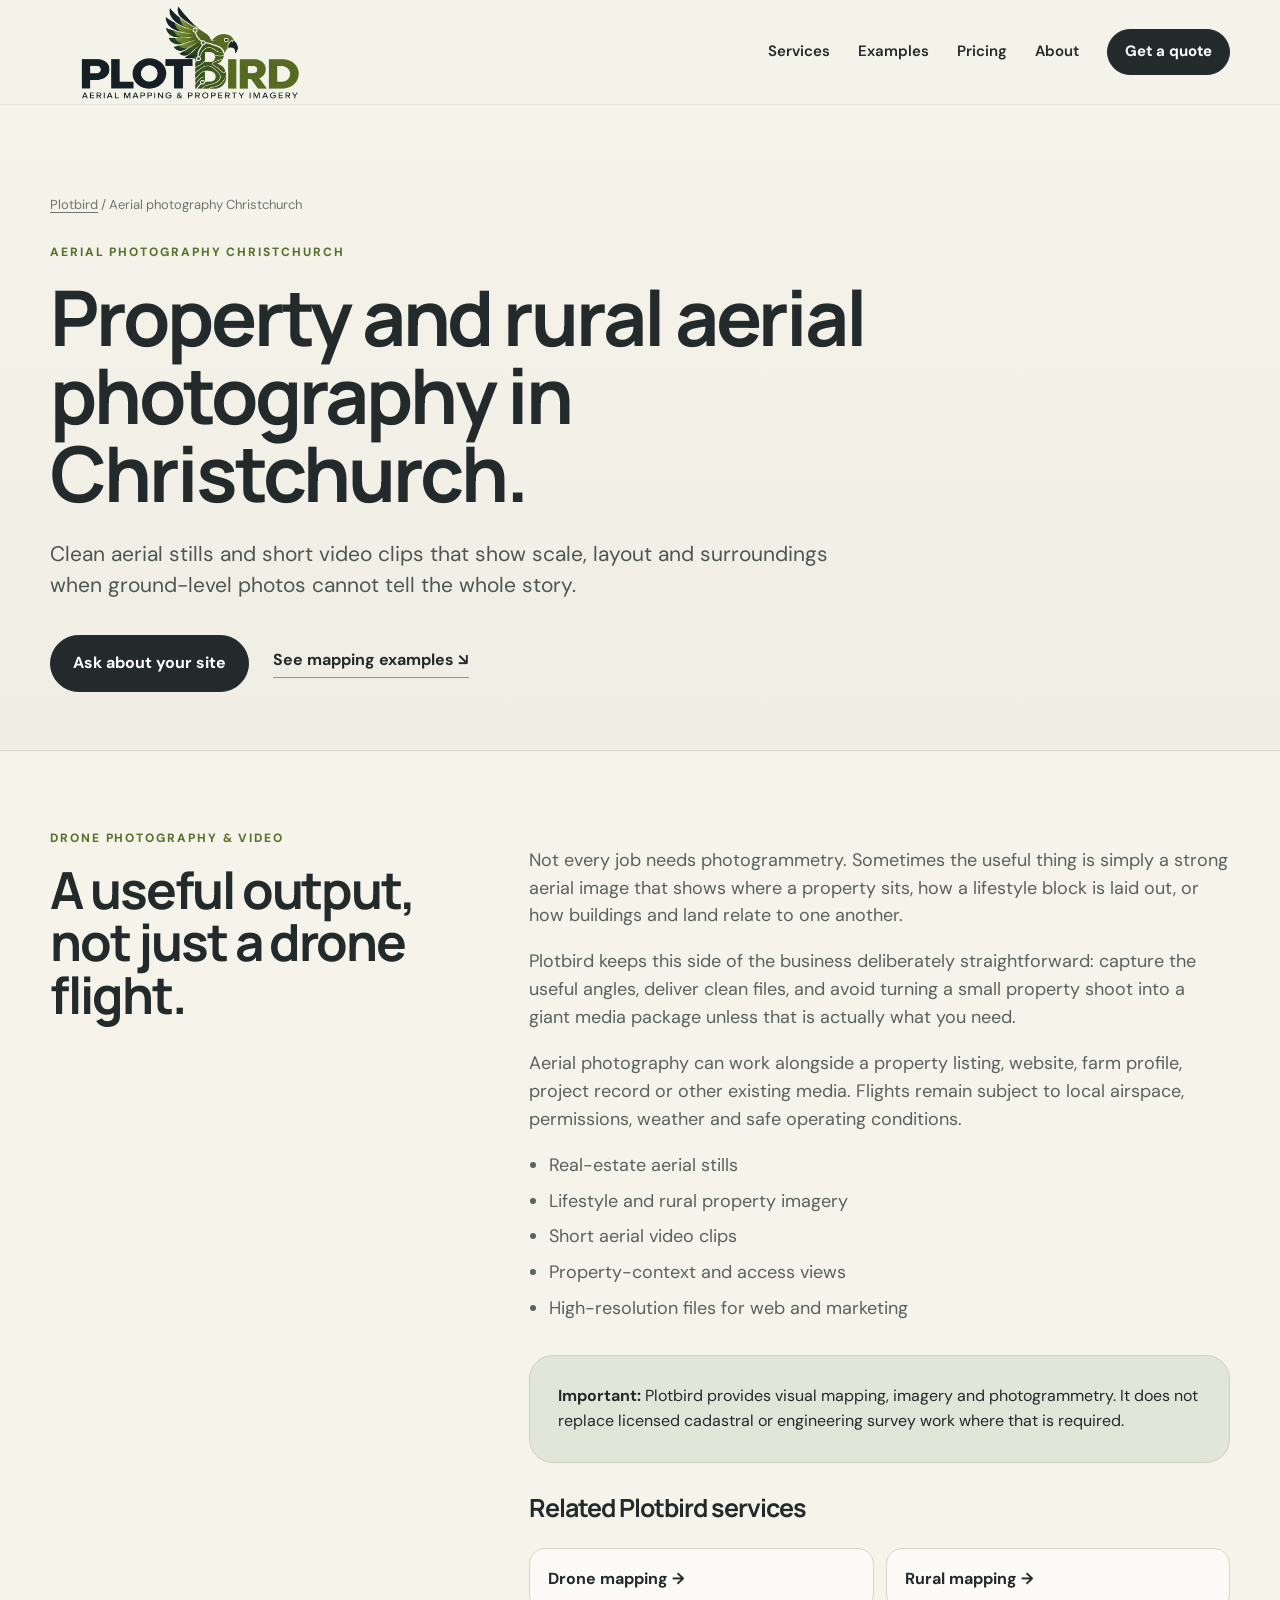
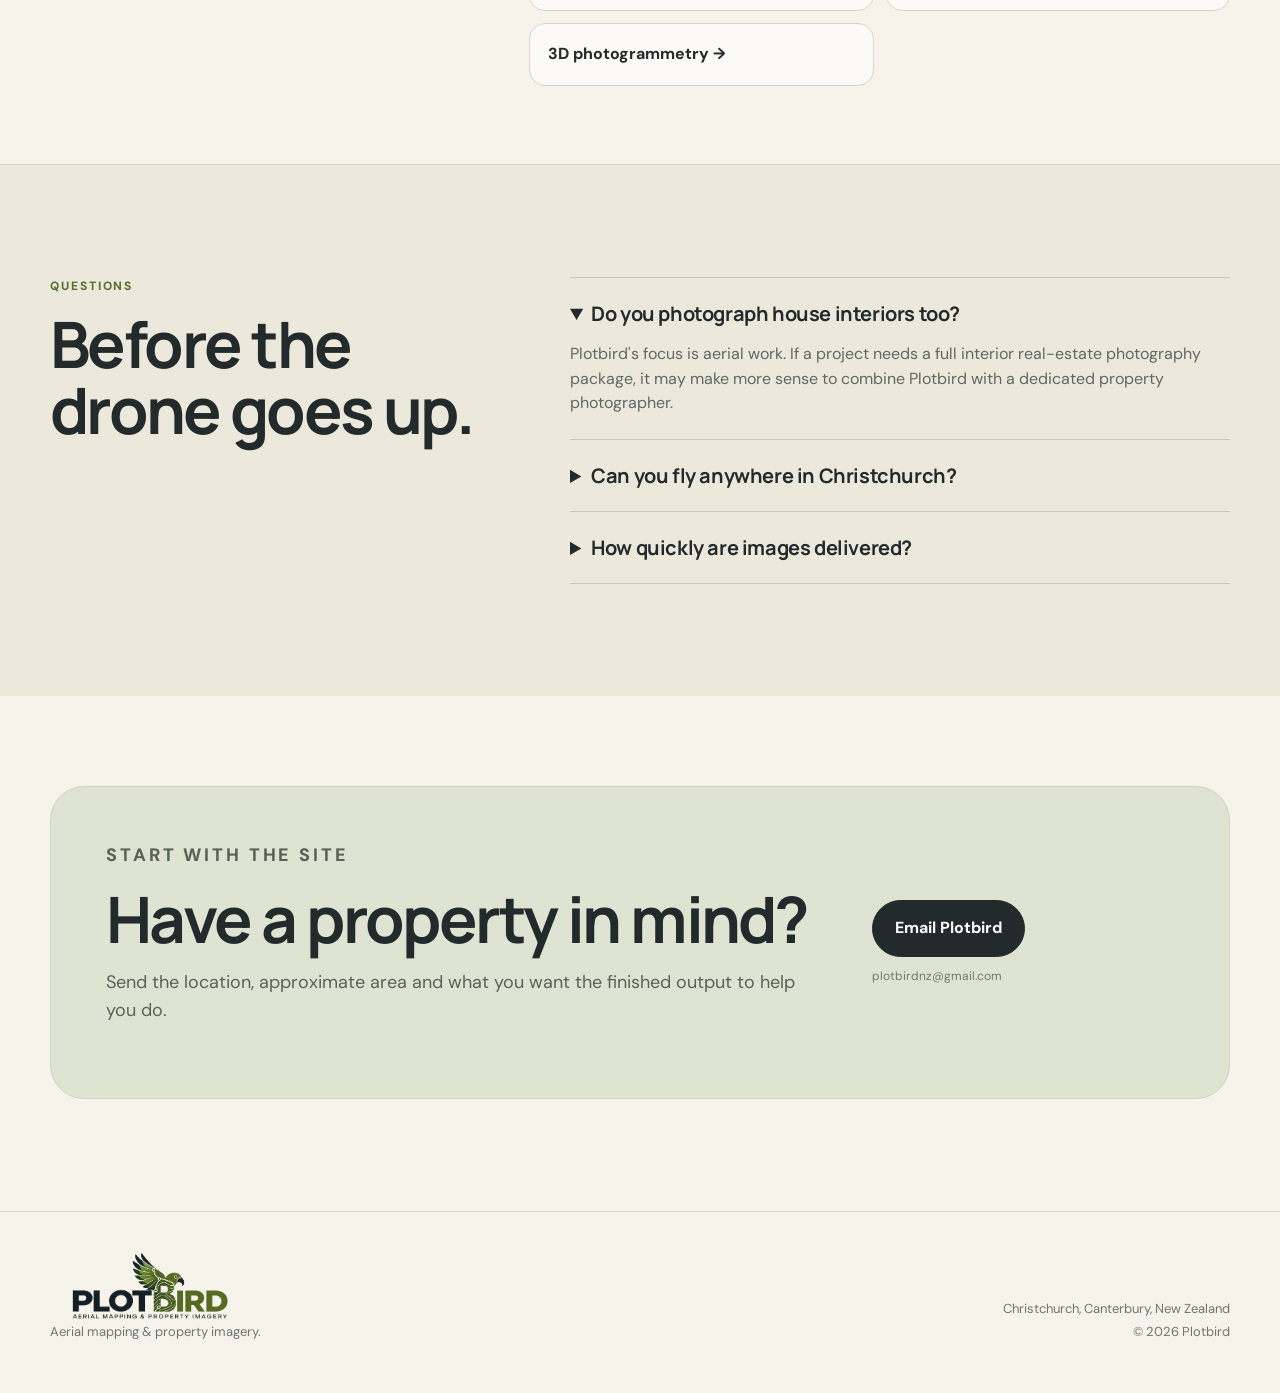
<file: aerial-photography-christchurch/index.html>
<!doctype html>
<html lang="en">
<head>
  <meta charset="utf-8" />
  <meta name="viewport" content="width=device-width, initial-scale=1" />
  <title>Aerial Photography Christchurch | Property & Rural Drone Images | Plotbird</title>
  <meta name="description" content="Aerial drone photography and short video for Christchurch and Canterbury properties, rural land, listings and small commercial projects." />
  <link rel="canonical" href="https://plotbird.co.nz/aerial-photography-christchurch/" />
  <link rel="icon" href="../favicon.svg" type="image/svg+xml" />
  <link rel="preconnect" href="https://fonts.googleapis.com">
  <link rel="preconnect" href="https://fonts.gstatic.com" crossorigin>
  <link href="https://fonts.googleapis.com/css2?family=DM+Sans:wght@400;500;600;700&family=Manrope:wght@600;700;800&display=swap" rel="stylesheet">
  <link rel="stylesheet" href="../styles.css" />
  <script type="application/ld+json">
  {
    "@context":"https://schema.org",
    "@type":"Service",
    "name":"Property and rural aerial photography in Christchurch.",
    "description":"Aerial drone photography and short video for Christchurch and Canterbury properties, rural land, listings and small commercial projects.",
    "areaServed":[{"@type":"City","name":"Christchurch"},{"@type":"AdministrativeArea","name":"Canterbury"}],
    "provider":{"@type":"ProfessionalService","name":"Plotbird","url":"https://plotbird.co.nz/","email":"plotbirdnz@gmail.com"}
  }
  </script>
</head>
<body>
<header class="site-header">
  <div class="wrap nav-wrap">
    <a class="brand" href="../" aria-label="Plotbird home"><img src="../assets/plotbird-logo.png" alt="Plotbird — aerial mapping and property imagery" /></a>
    <nav class="nav" aria-label="Main navigation">
      <a href="../#services">Services</a><a href="../#examples">Examples</a><a href="../#pricing">Pricing</a><a href="../#about">About</a><a href="../#contact" class="button button-small">Get a quote</a>
    </nav>
    <button class="menu-button" aria-expanded="false" aria-label="Open menu">Menu</button>
  </div>
</header>
<main>
  <section class="content-hero">
    <div class="wrap">
      <div class="breadcrumbs"><a href="../">Plotbird</a> / Aerial photography Christchurch</div>
      <p class="eyebrow">Aerial photography Christchurch</p>
      <h1>Property and rural aerial photography in Christchurch.</h1>
      <p class="hero-lead">Clean aerial stills and short video clips that show scale, layout and surroundings when ground-level photos cannot tell the whole story.</p>
      <div class="hero-actions"><a class="button" href="../#contact">Ask about your site</a><a class="text-link" href="../#examples">See mapping examples ↘</a></div>
    </div>
  </section>
  <section class="content-section">
    <div class="wrap content-grid">
      <div><p class="eyebrow">Drone photography & video</p><h2>A useful output, not just a drone flight.</h2></div>
      <div class="content-copy">
        <p>Not every job needs photogrammetry. Sometimes the useful thing is simply a strong aerial image that shows where a property sits, how a lifestyle block is laid out, or how buildings and land relate to one another.</p>
    <p>Plotbird keeps this side of the business deliberately straightforward: capture the useful angles, deliver clean files, and avoid turning a small property shoot into a giant media package unless that is actually what you need.</p>
    <p>Aerial photography can work alongside a property listing, website, farm profile, project record or other existing media. Flights remain subject to local airspace, permissions, weather and safe operating conditions.</p>
        <ul><li>Real-estate aerial stills</li><li>Lifestyle and rural property imagery</li><li>Short aerial video clips</li><li>Property-context and access views</li><li>High-resolution files for web and marketing</li></ul>
        <div class="callout"><strong>Important:</strong> Plotbird provides visual mapping, imagery and photogrammetry. It does not replace licensed cadastral or engineering survey work where that is required.</div>
        <h3>Related Plotbird services</h3><div class="service-links"><a href="../drone-mapping-christchurch/">Drone mapping →</a><a href="../farm-drone-mapping-canterbury/">Rural mapping →</a><a href="../photogrammetry-christchurch/">3D photogrammetry →</a></div>
      </div>
    </div>
  </section>
  <section class="section faq-section">
    <div class="wrap faq-grid">
      <div><p class="eyebrow">Questions</p><h2>Before the drone goes up.</h2></div>
      <div class="faq-list"><details open><summary>Do you photograph house interiors too?</summary><p>Plotbird's focus is aerial work. If a project needs a full interior real-estate photography package, it may make more sense to combine Plotbird with a dedicated property photographer.</p></details><details><summary>Can you fly anywhere in Christchurch?</summary><p>No operator can simply fly anywhere without considering airspace and the applicable rules. Plotbird checks each proposed location and only confirms work that can be conducted appropriately.</p></details><details><summary>How quickly are images delivered?</summary><p>Turnaround depends on the job and editing required. For a simple stills job, the expected delivery timing is agreed before the flight.</p></details></div>
    </div>
  </section>
  <section class="section contact-section" id="contact">
    <div class="wrap contact-card">
      <div><p class="eyebrow">Start with the site</p><h2>Have a property in mind?</h2><p>Send the location, approximate area and what you want the finished output to help you do.</p></div>
      <div class="contact-actions"><a class="button" href="mailto:plotbirdnz@gmail.com?subject=Plotbird%20project%20enquiry">Email Plotbird</a><p class="contact-note">plotbirdnz@gmail.com</p></div>
    </div>
  </section>
</main>
<footer><div class="wrap footer-grid"><div class="footer-brand"><img src="../assets/plotbird-logo.png" alt="Plotbird" /><p>Aerial mapping & property imagery.</p></div><div class="footer-copy"><p>Christchurch, Canterbury, New Zealand</p><p>© <span id="year"></span> Plotbird</p></div></div></footer>
<script src="../script.js"></script>
</body>
</html>
</file>
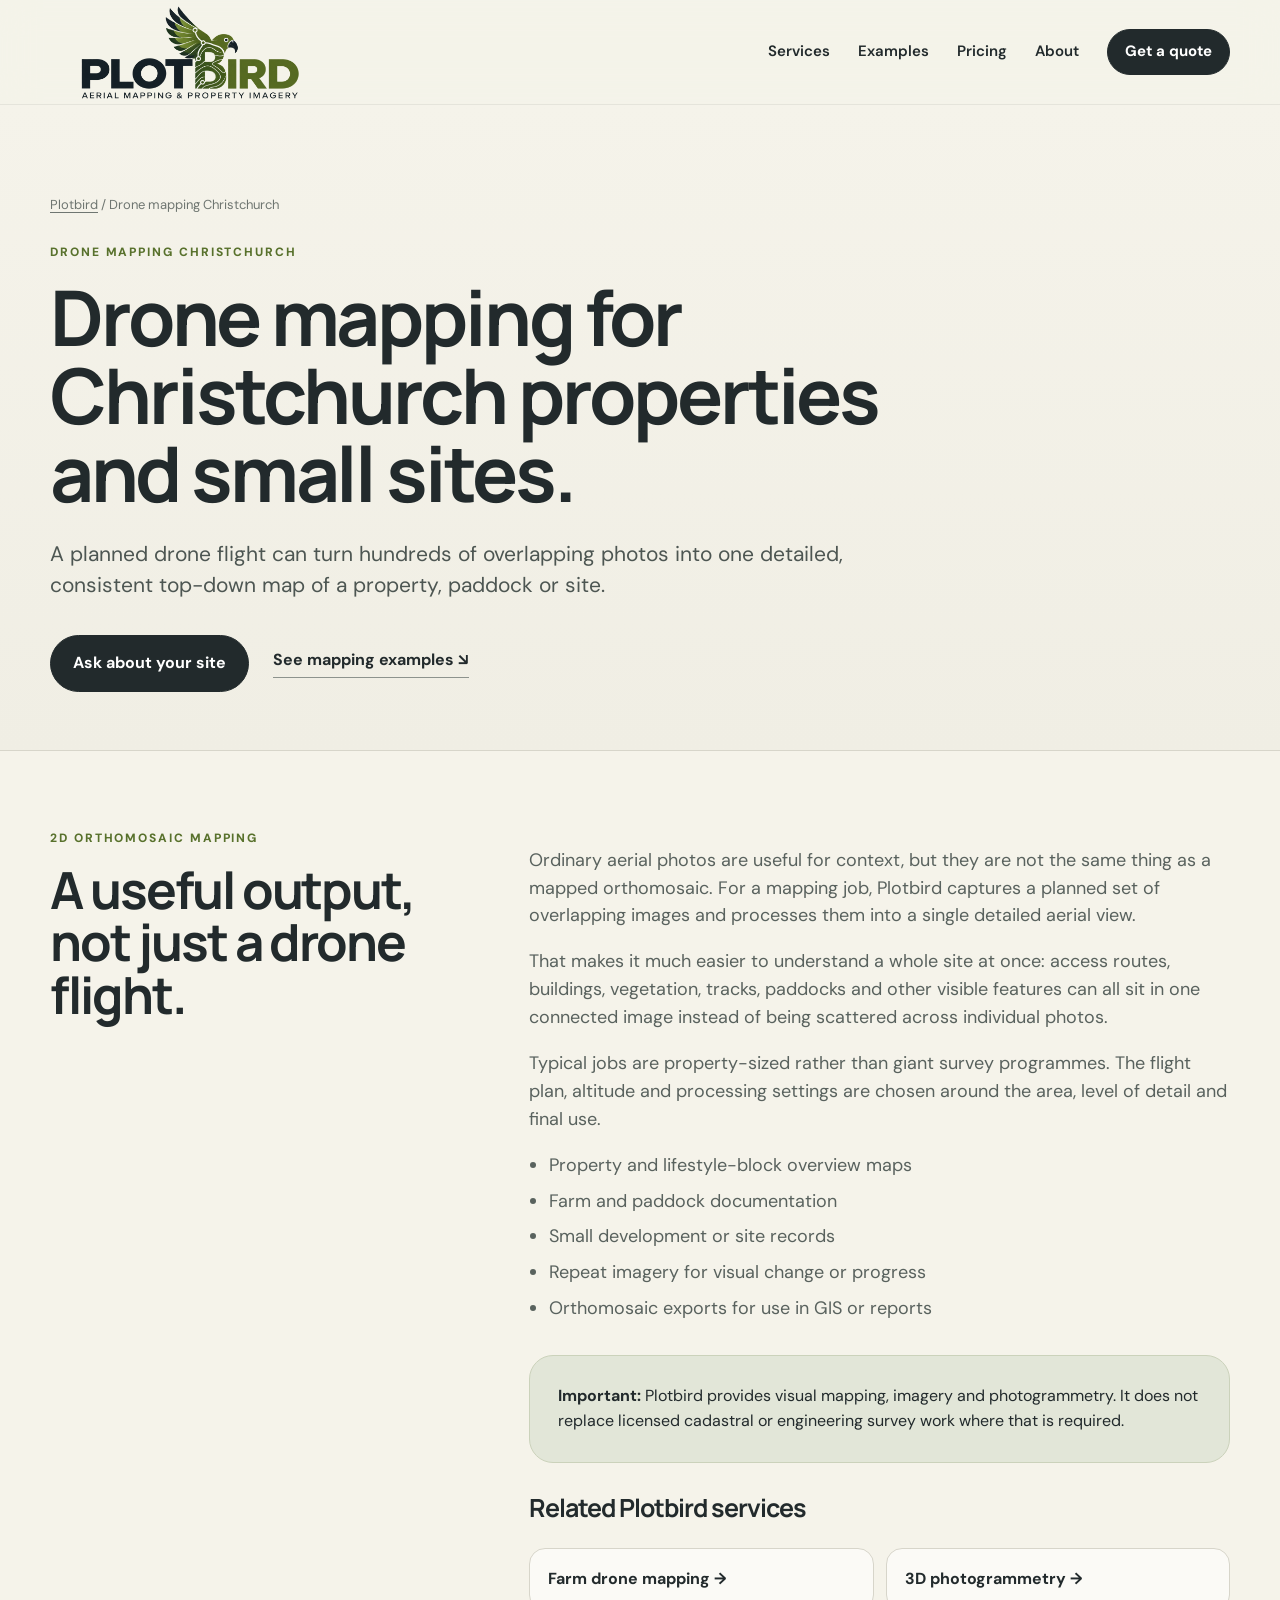
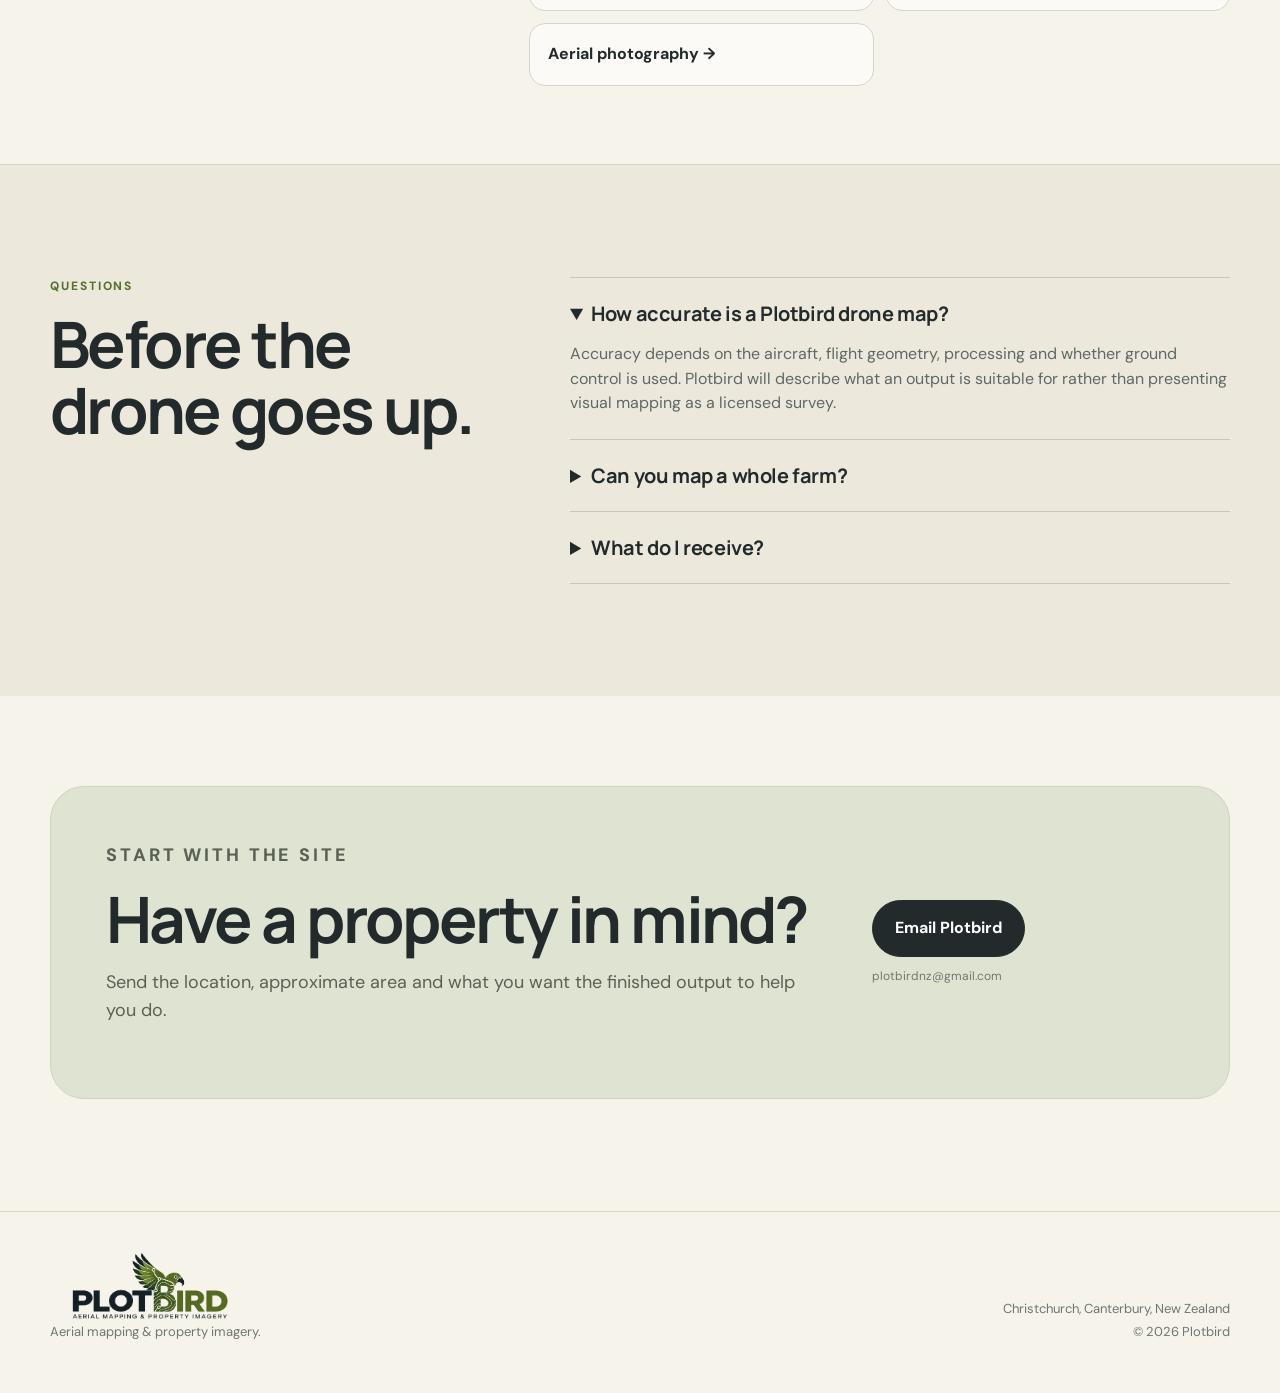
<file: drone-mapping-christchurch/index.html>
<!doctype html>
<html lang="en">
<head>
  <meta charset="utf-8" />
  <meta name="viewport" content="width=device-width, initial-scale=1" />
  <title>Drone Mapping Christchurch | Orthomosaics & Property Maps | Plotbird</title>
  <meta name="description" content="Drone mapping in Christchurch and Canterbury for properties, farms and small sites. High-overlap aerial capture processed into detailed orthomosaic maps." />
  <link rel="canonical" href="https://plotbird.co.nz/drone-mapping-christchurch/" />
  <link rel="icon" href="../favicon.svg" type="image/svg+xml" />
  <link rel="preconnect" href="https://fonts.googleapis.com">
  <link rel="preconnect" href="https://fonts.gstatic.com" crossorigin>
  <link href="https://fonts.googleapis.com/css2?family=DM+Sans:wght@400;500;600;700&family=Manrope:wght@600;700;800&display=swap" rel="stylesheet">
  <link rel="stylesheet" href="../styles.css" />
  <script type="application/ld+json">
  {
    "@context":"https://schema.org",
    "@type":"Service",
    "name":"Drone mapping for Christchurch properties and small sites.",
    "description":"Drone mapping in Christchurch and Canterbury for properties, farms and small sites. High-overlap aerial capture processed into detailed orthomosaic maps.",
    "areaServed":[{"@type":"City","name":"Christchurch"},{"@type":"AdministrativeArea","name":"Canterbury"}],
    "provider":{"@type":"ProfessionalService","name":"Plotbird","url":"https://plotbird.co.nz/","email":"plotbirdnz@gmail.com"}
  }
  </script>
</head>
<body>
<header class="site-header">
  <div class="wrap nav-wrap">
    <a class="brand" href="../" aria-label="Plotbird home"><img src="../assets/plotbird-logo.png" alt="Plotbird — aerial mapping and property imagery" /></a>
    <nav class="nav" aria-label="Main navigation">
      <a href="../#services">Services</a><a href="../#examples">Examples</a><a href="../#pricing">Pricing</a><a href="../#about">About</a><a href="../#contact" class="button button-small">Get a quote</a>
    </nav>
    <button class="menu-button" aria-expanded="false" aria-label="Open menu">Menu</button>
  </div>
</header>
<main>
  <section class="content-hero">
    <div class="wrap">
      <div class="breadcrumbs"><a href="../">Plotbird</a> / Drone mapping Christchurch</div>
      <p class="eyebrow">Drone mapping Christchurch</p>
      <h1>Drone mapping for Christchurch properties and small sites.</h1>
      <p class="hero-lead">A planned drone flight can turn hundreds of overlapping photos into one detailed, consistent top-down map of a property, paddock or site.</p>
      <div class="hero-actions"><a class="button" href="../#contact">Ask about your site</a><a class="text-link" href="../#examples">See mapping examples ↘</a></div>
    </div>
  </section>
  <section class="content-section">
    <div class="wrap content-grid">
      <div><p class="eyebrow">2D orthomosaic mapping</p><h2>A useful output, not just a drone flight.</h2></div>
      <div class="content-copy">
        <p>Ordinary aerial photos are useful for context, but they are not the same thing as a mapped orthomosaic. For a mapping job, Plotbird captures a planned set of overlapping images and processes them into a single detailed aerial view.</p>
    <p>That makes it much easier to understand a whole site at once: access routes, buildings, vegetation, tracks, paddocks and other visible features can all sit in one connected image instead of being scattered across individual photos.</p>
    <p>Typical jobs are property-sized rather than giant survey programmes. The flight plan, altitude and processing settings are chosen around the area, level of detail and final use.</p>
        <ul><li>Property and lifestyle-block overview maps</li><li>Farm and paddock documentation</li><li>Small development or site records</li><li>Repeat imagery for visual change or progress</li><li>Orthomosaic exports for use in GIS or reports</li></ul>
        <div class="callout"><strong>Important:</strong> Plotbird provides visual mapping, imagery and photogrammetry. It does not replace licensed cadastral or engineering survey work where that is required.</div>
        <h3>Related Plotbird services</h3><div class="service-links"><a href="../farm-drone-mapping-canterbury/">Farm drone mapping →</a><a href="../photogrammetry-christchurch/">3D photogrammetry →</a><a href="../aerial-photography-christchurch/">Aerial photography →</a></div>
      </div>
    </div>
  </section>
  <section class="section faq-section">
    <div class="wrap faq-grid">
      <div><p class="eyebrow">Questions</p><h2>Before the drone goes up.</h2></div>
      <div class="faq-list"><details open><summary>How accurate is a Plotbird drone map?</summary><p>Accuracy depends on the aircraft, flight geometry, processing and whether ground control is used. Plotbird will describe what an output is suitable for rather than presenting visual mapping as a licensed survey.</p></details><details><summary>Can you map a whole farm?</summary><p>Potentially, yes, depending on the farm size, airspace, terrain and the resolution required. Large areas may be better split into multiple missions or scoped at a higher altitude.</p></details><details><summary>What do I receive?</summary><p>The exact deliverables are agreed first. A typical mapping job can include a high-resolution orthomosaic image and, where useful, mapped overlays or GIS-ready exports.</p></details></div>
    </div>
  </section>
  <section class="section contact-section" id="contact">
    <div class="wrap contact-card">
      <div><p class="eyebrow">Start with the site</p><h2>Have a property in mind?</h2><p>Send the location, approximate area and what you want the finished output to help you do.</p></div>
      <div class="contact-actions"><a class="button" href="mailto:plotbirdnz@gmail.com?subject=Plotbird%20project%20enquiry">Email Plotbird</a><p class="contact-note">plotbirdnz@gmail.com</p></div>
    </div>
  </section>
</main>
<footer><div class="wrap footer-grid"><div class="footer-brand"><img src="../assets/plotbird-logo.png" alt="Plotbird" /><p>Aerial mapping & property imagery.</p></div><div class="footer-copy"><p>Christchurch, Canterbury, New Zealand</p><p>© <span id="year"></span> Plotbird</p></div></div></footer>
<script src="../script.js"></script>
</body>
</html>
</file>
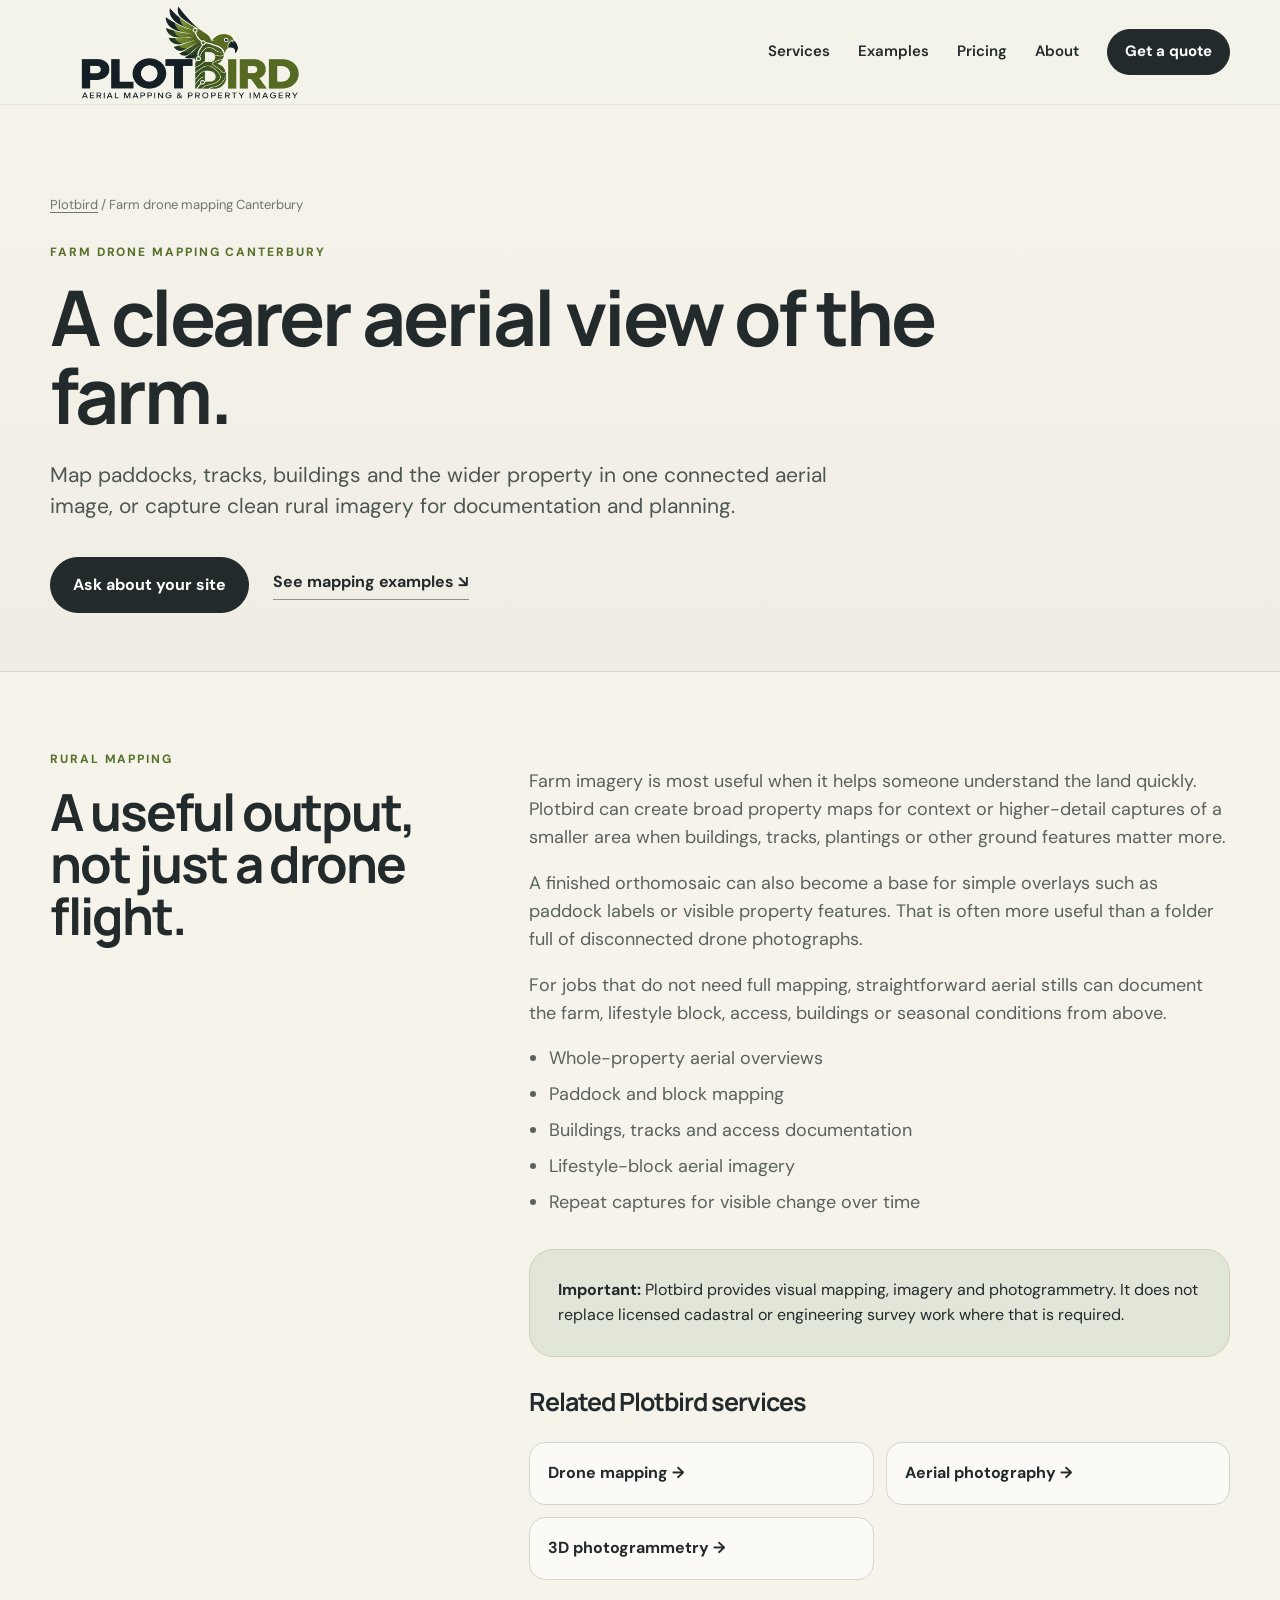
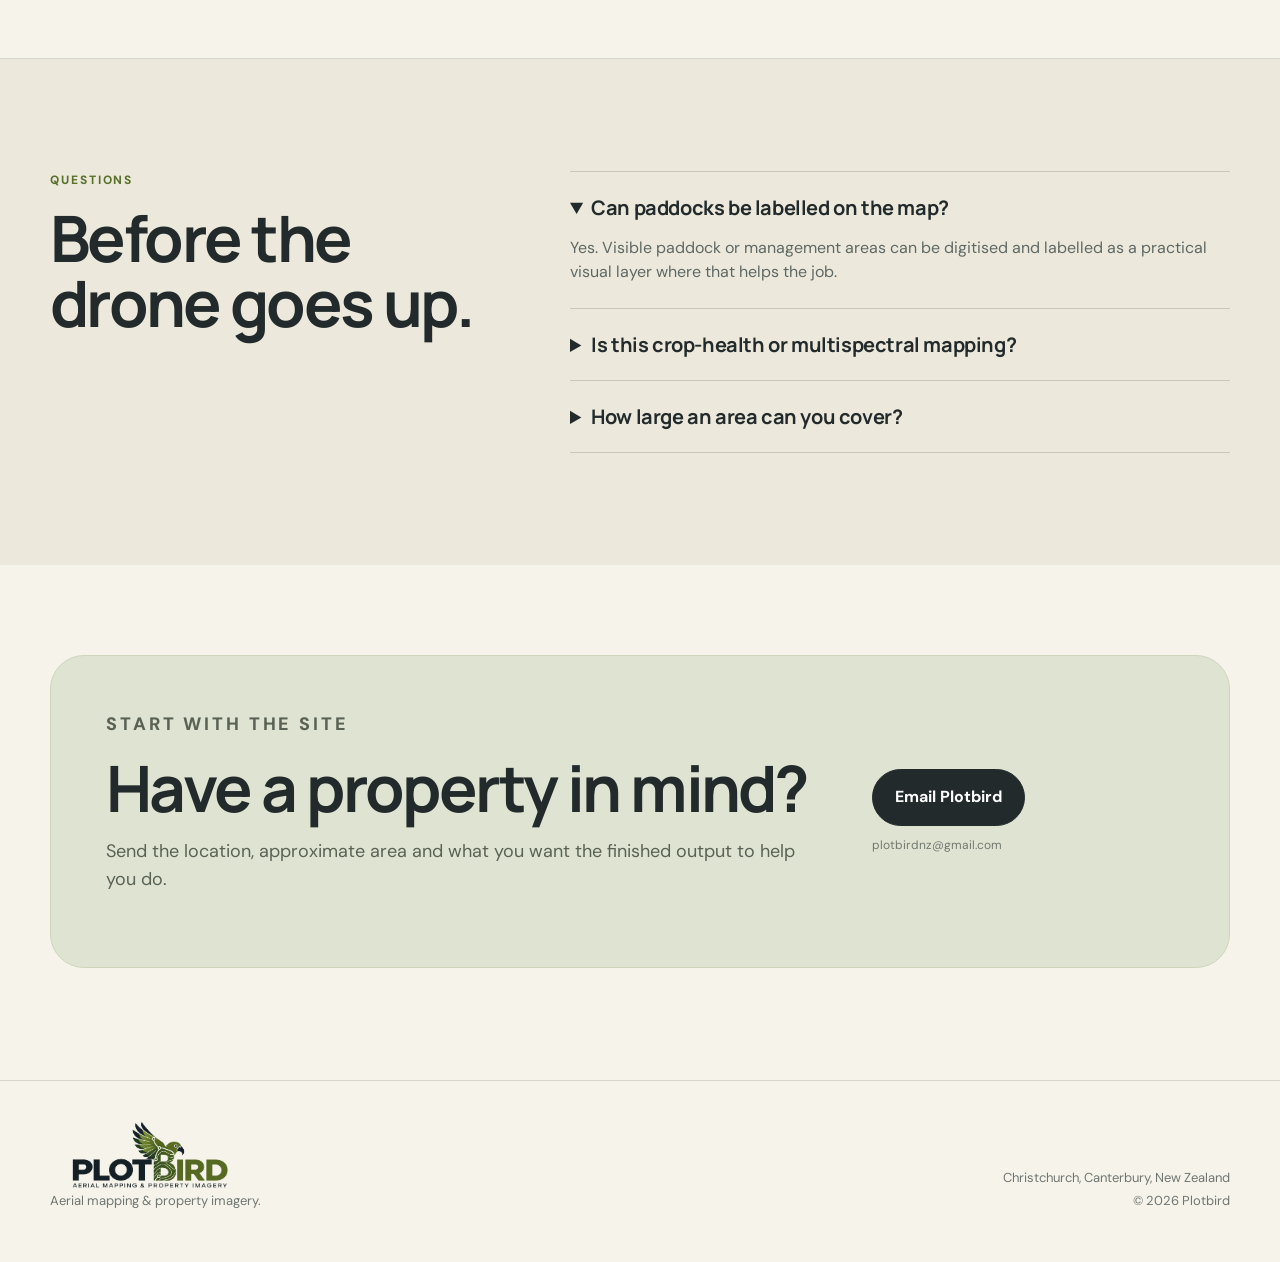
<file: farm-drone-mapping-canterbury/index.html>
<!doctype html>
<html lang="en">
<head>
  <meta charset="utf-8" />
  <meta name="viewport" content="width=device-width, initial-scale=1" />
  <title>Farm Drone Mapping Canterbury | Rural Aerial Maps & Imagery | Plotbird</title>
  <meta name="description" content="Farm and rural drone mapping across Canterbury. Property-wide orthomosaics, paddock documentation and useful aerial imagery for farms and lifestyle blocks." />
  <link rel="canonical" href="https://plotbird.co.nz/farm-drone-mapping-canterbury/" />
  <link rel="icon" href="../favicon.svg" type="image/svg+xml" />
  <link rel="preconnect" href="https://fonts.googleapis.com">
  <link rel="preconnect" href="https://fonts.gstatic.com" crossorigin>
  <link href="https://fonts.googleapis.com/css2?family=DM+Sans:wght@400;500;600;700&family=Manrope:wght@600;700;800&display=swap" rel="stylesheet">
  <link rel="stylesheet" href="../styles.css" />
  <script type="application/ld+json">
  {
    "@context":"https://schema.org",
    "@type":"Service",
    "name":"A clearer aerial view of the farm.",
    "description":"Farm and rural drone mapping across Canterbury. Property-wide orthomosaics, paddock documentation and useful aerial imagery for farms and lifestyle blocks.",
    "areaServed":[{"@type":"City","name":"Christchurch"},{"@type":"AdministrativeArea","name":"Canterbury"}],
    "provider":{"@type":"ProfessionalService","name":"Plotbird","url":"https://plotbird.co.nz/","email":"plotbirdnz@gmail.com"}
  }
  </script>
</head>
<body>
<header class="site-header">
  <div class="wrap nav-wrap">
    <a class="brand" href="../" aria-label="Plotbird home"><img src="../assets/plotbird-logo.png" alt="Plotbird — aerial mapping and property imagery" /></a>
    <nav class="nav" aria-label="Main navigation">
      <a href="../#services">Services</a><a href="../#examples">Examples</a><a href="../#pricing">Pricing</a><a href="../#about">About</a><a href="../#contact" class="button button-small">Get a quote</a>
    </nav>
    <button class="menu-button" aria-expanded="false" aria-label="Open menu">Menu</button>
  </div>
</header>
<main>
  <section class="content-hero">
    <div class="wrap">
      <div class="breadcrumbs"><a href="../">Plotbird</a> / Farm drone mapping Canterbury</div>
      <p class="eyebrow">Farm drone mapping Canterbury</p>
      <h1>A clearer aerial view of the farm.</h1>
      <p class="hero-lead">Map paddocks, tracks, buildings and the wider property in one connected aerial image, or capture clean rural imagery for documentation and planning.</p>
      <div class="hero-actions"><a class="button" href="../#contact">Ask about your site</a><a class="text-link" href="../#examples">See mapping examples ↘</a></div>
    </div>
  </section>
  <section class="content-section">
    <div class="wrap content-grid">
      <div><p class="eyebrow">Rural mapping</p><h2>A useful output, not just a drone flight.</h2></div>
      <div class="content-copy">
        <p>Farm imagery is most useful when it helps someone understand the land quickly. Plotbird can create broad property maps for context or higher-detail captures of a smaller area when buildings, tracks, plantings or other ground features matter more.</p>
    <p>A finished orthomosaic can also become a base for simple overlays such as paddock labels or visible property features. That is often more useful than a folder full of disconnected drone photographs.</p>
    <p>For jobs that do not need full mapping, straightforward aerial stills can document the farm, lifestyle block, access, buildings or seasonal conditions from above.</p>
        <ul><li>Whole-property aerial overviews</li><li>Paddock and block mapping</li><li>Buildings, tracks and access documentation</li><li>Lifestyle-block aerial imagery</li><li>Repeat captures for visible change over time</li></ul>
        <div class="callout"><strong>Important:</strong> Plotbird provides visual mapping, imagery and photogrammetry. It does not replace licensed cadastral or engineering survey work where that is required.</div>
        <h3>Related Plotbird services</h3><div class="service-links"><a href="../drone-mapping-christchurch/">Drone mapping →</a><a href="../aerial-photography-christchurch/">Aerial photography →</a><a href="../photogrammetry-christchurch/">3D photogrammetry →</a></div>
      </div>
    </div>
  </section>
  <section class="section faq-section">
    <div class="wrap faq-grid">
      <div><p class="eyebrow">Questions</p><h2>Before the drone goes up.</h2></div>
      <div class="faq-list"><details open><summary>Can paddocks be labelled on the map?</summary><p>Yes. Visible paddock or management areas can be digitised and labelled as a practical visual layer where that helps the job.</p></details><details><summary>Is this crop-health or multispectral mapping?</summary><p>Not currently. Plotbird's core service uses standard RGB aerial imagery for visual mapping and documentation rather than specialist multispectral agronomy analysis.</p></details><details><summary>How large an area can you cover?</summary><p>It depends on the required ground detail, local airspace and practical battery or access constraints. The job is scoped around the useful output rather than promising a fixed hectare limit.</p></details></div>
    </div>
  </section>
  <section class="section contact-section" id="contact">
    <div class="wrap contact-card">
      <div><p class="eyebrow">Start with the site</p><h2>Have a property in mind?</h2><p>Send the location, approximate area and what you want the finished output to help you do.</p></div>
      <div class="contact-actions"><a class="button" href="mailto:plotbirdnz@gmail.com?subject=Plotbird%20project%20enquiry">Email Plotbird</a><p class="contact-note">plotbirdnz@gmail.com</p></div>
    </div>
  </section>
</main>
<footer><div class="wrap footer-grid"><div class="footer-brand"><img src="../assets/plotbird-logo.png" alt="Plotbird" /><p>Aerial mapping & property imagery.</p></div><div class="footer-copy"><p>Christchurch, Canterbury, New Zealand</p><p>© <span id="year"></span> Plotbird</p></div></div></footer>
<script src="../script.js"></script>
</body>
</html>
</file>
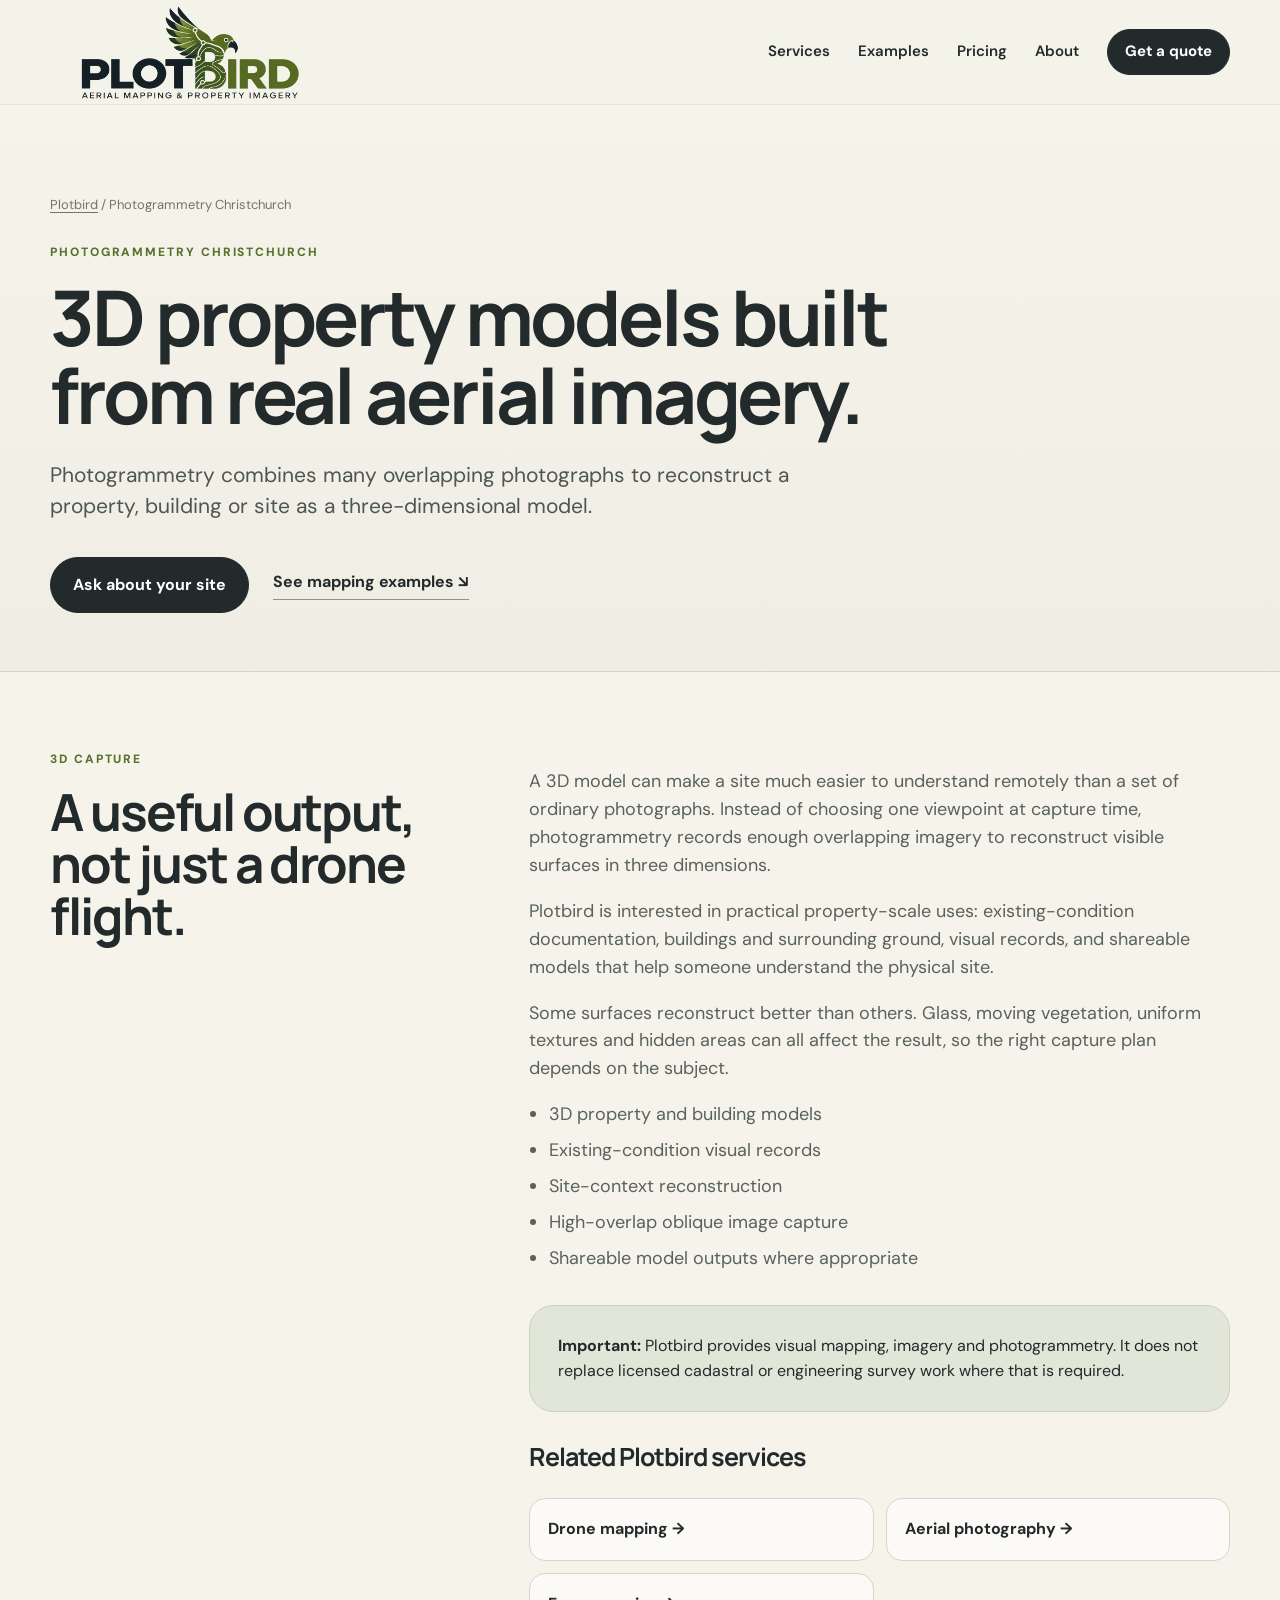
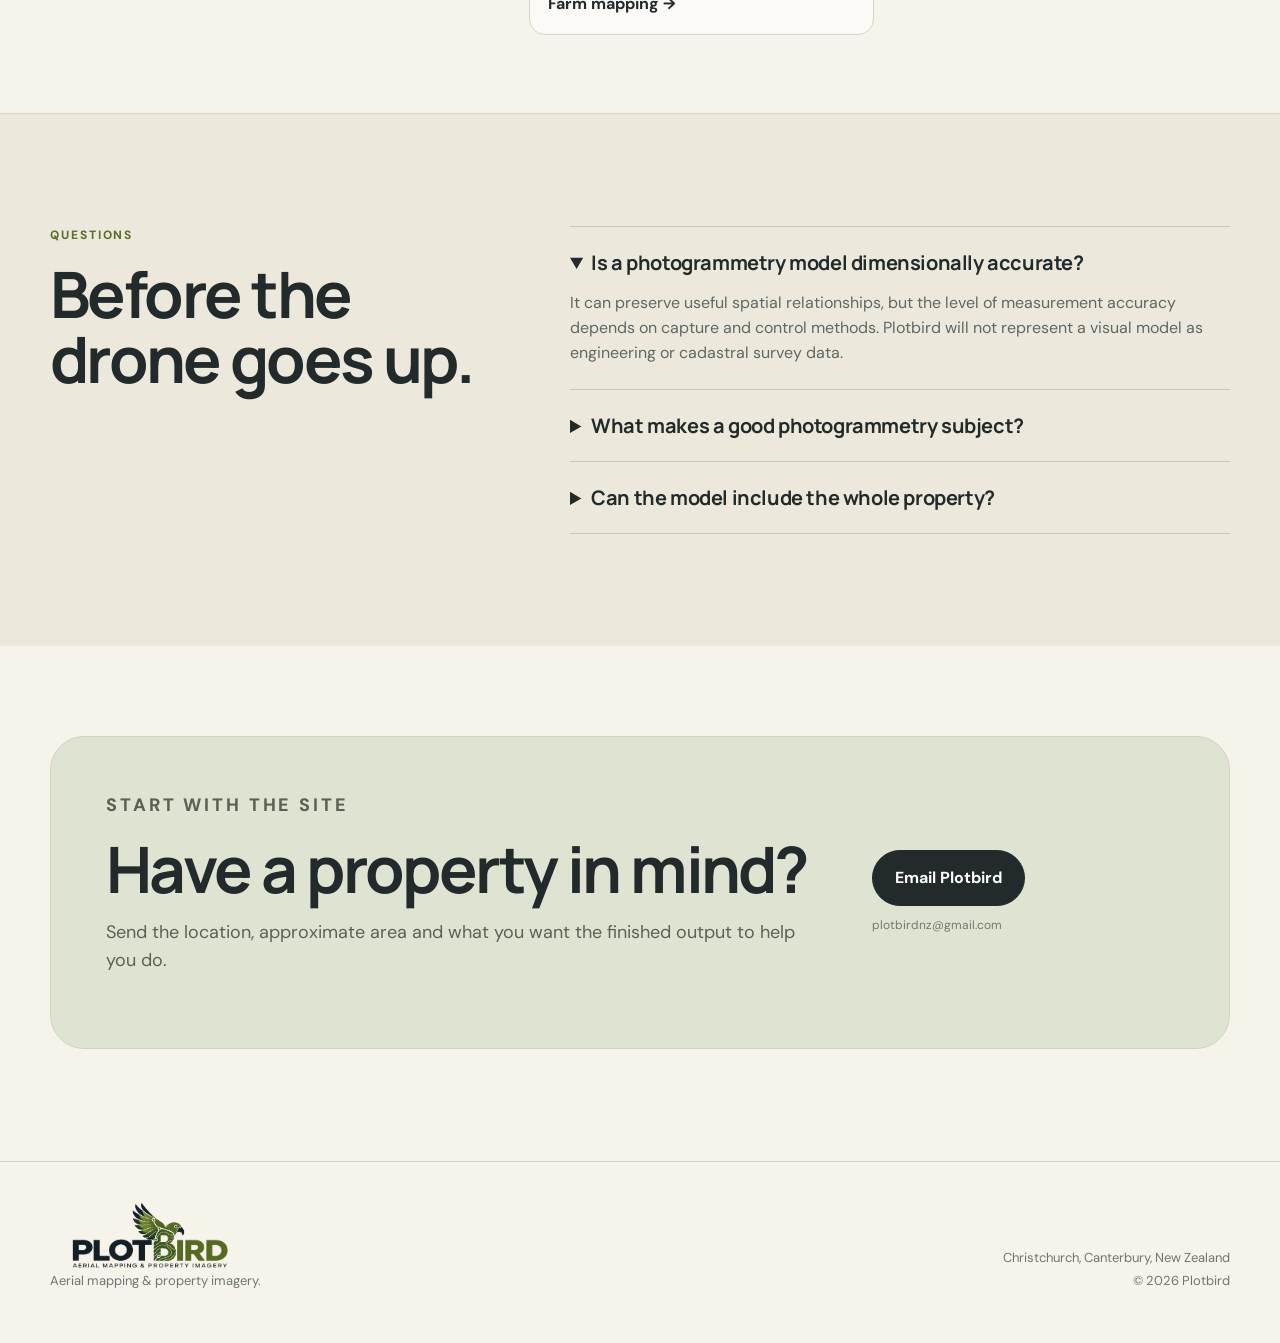
<file: photogrammetry-christchurch/index.html>
<!doctype html>
<html lang="en">
<head>
  <meta charset="utf-8" />
  <meta name="viewport" content="width=device-width, initial-scale=1" />
  <title>Drone Photogrammetry Christchurch | 3D Property Models | Plotbird</title>
  <meta name="description" content="Drone photogrammetry and 3D property models in Christchurch and Canterbury for buildings, sites and visual existing-condition documentation." />
  <link rel="canonical" href="https://plotbird.co.nz/photogrammetry-christchurch/" />
  <link rel="icon" href="../favicon.svg" type="image/svg+xml" />
  <link rel="preconnect" href="https://fonts.googleapis.com">
  <link rel="preconnect" href="https://fonts.gstatic.com" crossorigin>
  <link href="https://fonts.googleapis.com/css2?family=DM+Sans:wght@400;500;600;700&family=Manrope:wght@600;700;800&display=swap" rel="stylesheet">
  <link rel="stylesheet" href="../styles.css" />
  <script type="application/ld+json">
  {
    "@context":"https://schema.org",
    "@type":"Service",
    "name":"3D property models built from real aerial imagery.",
    "description":"Drone photogrammetry and 3D property models in Christchurch and Canterbury for buildings, sites and visual existing-condition documentation.",
    "areaServed":[{"@type":"City","name":"Christchurch"},{"@type":"AdministrativeArea","name":"Canterbury"}],
    "provider":{"@type":"ProfessionalService","name":"Plotbird","url":"https://plotbird.co.nz/","email":"plotbirdnz@gmail.com"}
  }
  </script>
</head>
<body>
<header class="site-header">
  <div class="wrap nav-wrap">
    <a class="brand" href="../" aria-label="Plotbird home"><img src="../assets/plotbird-logo.png" alt="Plotbird — aerial mapping and property imagery" /></a>
    <nav class="nav" aria-label="Main navigation">
      <a href="../#services">Services</a><a href="../#examples">Examples</a><a href="../#pricing">Pricing</a><a href="../#about">About</a><a href="../#contact" class="button button-small">Get a quote</a>
    </nav>
    <button class="menu-button" aria-expanded="false" aria-label="Open menu">Menu</button>
  </div>
</header>
<main>
  <section class="content-hero">
    <div class="wrap">
      <div class="breadcrumbs"><a href="../">Plotbird</a> / Photogrammetry Christchurch</div>
      <p class="eyebrow">Photogrammetry Christchurch</p>
      <h1>3D property models built from real aerial imagery.</h1>
      <p class="hero-lead">Photogrammetry combines many overlapping photographs to reconstruct a property, building or site as a three-dimensional model.</p>
      <div class="hero-actions"><a class="button" href="../#contact">Ask about your site</a><a class="text-link" href="../#examples">See mapping examples ↘</a></div>
    </div>
  </section>
  <section class="content-section">
    <div class="wrap content-grid">
      <div><p class="eyebrow">3D capture</p><h2>A useful output, not just a drone flight.</h2></div>
      <div class="content-copy">
        <p>A 3D model can make a site much easier to understand remotely than a set of ordinary photographs. Instead of choosing one viewpoint at capture time, photogrammetry records enough overlapping imagery to reconstruct visible surfaces in three dimensions.</p>
    <p>Plotbird is interested in practical property-scale uses: existing-condition documentation, buildings and surrounding ground, visual records, and shareable models that help someone understand the physical site.</p>
    <p>Some surfaces reconstruct better than others. Glass, moving vegetation, uniform textures and hidden areas can all affect the result, so the right capture plan depends on the subject.</p>
        <ul><li>3D property and building models</li><li>Existing-condition visual records</li><li>Site-context reconstruction</li><li>High-overlap oblique image capture</li><li>Shareable model outputs where appropriate</li></ul>
        <div class="callout"><strong>Important:</strong> Plotbird provides visual mapping, imagery and photogrammetry. It does not replace licensed cadastral or engineering survey work where that is required.</div>
        <h3>Related Plotbird services</h3><div class="service-links"><a href="../drone-mapping-christchurch/">Drone mapping →</a><a href="../aerial-photography-christchurch/">Aerial photography →</a><a href="../farm-drone-mapping-canterbury/">Farm mapping →</a></div>
      </div>
    </div>
  </section>
  <section class="section faq-section">
    <div class="wrap faq-grid">
      <div><p class="eyebrow">Questions</p><h2>Before the drone goes up.</h2></div>
      <div class="faq-list"><details open><summary>Is a photogrammetry model dimensionally accurate?</summary><p>It can preserve useful spatial relationships, but the level of measurement accuracy depends on capture and control methods. Plotbird will not represent a visual model as engineering or cadastral survey data.</p></details><details><summary>What makes a good photogrammetry subject?</summary><p>Buildings, textured ground and clearly visible surfaces generally reconstruct well. Reflective glass, water, moving trees and hidden geometry can be more difficult.</p></details><details><summary>Can the model include the whole property?</summary><p>Yes where the property size, airspace and subject suit the method. Larger or more complex sites may need multiple capture passes.</p></details></div>
    </div>
  </section>
  <section class="section contact-section" id="contact">
    <div class="wrap contact-card">
      <div><p class="eyebrow">Start with the site</p><h2>Have a property in mind?</h2><p>Send the location, approximate area and what you want the finished output to help you do.</p></div>
      <div class="contact-actions"><a class="button" href="mailto:plotbirdnz@gmail.com?subject=Plotbird%20project%20enquiry">Email Plotbird</a><p class="contact-note">plotbirdnz@gmail.com</p></div>
    </div>
  </section>
</main>
<footer><div class="wrap footer-grid"><div class="footer-brand"><img src="../assets/plotbird-logo.png" alt="Plotbird" /><p>Aerial mapping & property imagery.</p></div><div class="footer-copy"><p>Christchurch, Canterbury, New Zealand</p><p>© <span id="year"></span> Plotbird</p></div></div></footer>
<script src="../script.js"></script>
</body>
</html>
</file>
<file: styles.css>
:root {
  --cream: #f5f3ea;
  --cream-2: #ece9dc;
  --paper: #fbfaf6;
  --ink: #222a2c;
  --ink-2: #303a38;
  --muted: #69716d;
  --green: #58712c;
  --green-2: #74894c;
  --green-pale: #d9dfca;
  --line: #d7d5ca;
  --radius: 26px;
}
*{box-sizing:border-box}
html{scroll-behavior:smooth}
body{margin:0;background:var(--cream);color:var(--ink);font-family:"DM Sans",system-ui,-apple-system,BlinkMacSystemFont,"Segoe UI",sans-serif;line-height:1.55}
img,svg{max-width:100%;display:block}
a{color:inherit;text-decoration:none}
.wrap{width:min(1180px,calc(100% - 40px));margin:0 auto}
.site-header{position:sticky;top:0;z-index:40;background:rgba(245,243,234,.91);backdrop-filter:blur(18px);border-bottom:1px solid rgba(42,52,50,.08)}
.nav-wrap{height:104px;display:flex;align-items:center;justify-content:space-between;gap:32px}
.brand{width:280px;height:104px;display:flex;align-items:center;overflow:visible}
.brand img{width:280px;height:auto;display:block}
.nav{display:flex;align-items:center;gap:28px;font-size:15px;font-weight:600}
.nav>a:not(.button){position:relative}
.nav>a:not(.button)::after{content:"";position:absolute;left:0;right:100%;bottom:-6px;height:2px;background:var(--green);transition:.2s ease}
.nav>a:not(.button):hover::after{right:0}
.menu-button{display:none;background:none;border:0;font:inherit;font-weight:700;color:var(--ink)}
.button{display:inline-flex;align-items:center;justify-content:center;background:var(--ink);color:white;border:1px solid var(--ink);padding:15px 22px;border-radius:999px;font-weight:700;transition:transform .18s ease,background .18s ease}
.button:hover{transform:translateY(-2px);background:#11191a}
.button-small{padding:10px 17px}
.hero{position:relative;overflow:hidden;padding:102px 0 80px;background:linear-gradient(180deg,var(--cream) 0%,#f0eee4 100%)}
.hero-grid{display:grid;grid-template-columns:.93fr 1.07fr;gap:65px;align-items:center;position:relative;z-index:2}
.eyebrow{text-transform:uppercase;letter-spacing:.16em;font-size:12px;font-weight:800;color:var(--green);margin:0 0 16px}
h1,h2,h3{font-family:"Manrope",sans-serif;letter-spacing:-.04em;line-height:1.02;margin-top:0}
h1{font-size:clamp(54px,7vw,92px);max-width:650px;margin-bottom:26px}
h2{font-size:clamp(40px,5vw,64px);margin-bottom:22px}
h3{font-size:25px;margin-bottom:12px}
.hero-lead{font-size:21px;line-height:1.48;color:#4d5652;max-width:620px;margin:0 0 34px}
.hero-actions{display:flex;align-items:center;gap:24px;flex-wrap:wrap}
.text-link{font-weight:700;border-bottom:1px solid #8d938d;padding-bottom:4px}.text-link span{display:inline-block;margin-left:7px}
.hero-notes{display:flex;gap:9px;flex-wrap:wrap;margin-top:38px}
.hero-notes span,.trust-tags span{border:1px solid #c5c8bd;border-radius:999px;padding:7px 12px;font-size:13px;font-weight:700;color:#4b554f;background:rgba(255,255,255,.35)}
.hero-visual{position:relative}.map-card{position:relative;padding:16px;background:rgba(255,255,255,.65);border:1px solid rgba(40,50,46,.12);border-radius:34px;box-shadow:0 28px 90px rgba(44,50,45,.14);transform:rotate(1.2deg)}
.map-card svg{border-radius:23px}.map-badge{position:absolute;background:#20292a;color:#fff;border-radius:15px;padding:12px 14px;box-shadow:0 8px 30px rgba(0,0,0,.18);display:flex;flex-direction:column;line-height:1.18}.map-badge strong{font-family:"Manrope";font-size:18px}.map-badge span{font-size:11px;color:#cbd1cd;text-transform:uppercase;letter-spacing:.08em;margin-top:4px}.badge-top{right:-20px;top:64px}.badge-bottom{left:-20px;bottom:60px}.microcopy{font-size:11px;color:#7b817d;text-align:center;margin:14px 0 0}
.contours{position:absolute;border:1px solid rgba(88,113,44,.13);border-radius:48% 52% 45% 55%;transform:rotate(18deg)}.contours::before,.contours::after{content:"";position:absolute;border:1px solid rgba(88,113,44,.12);border-radius:49% 51% 47% 53%;inset:22px}.contours::after{inset:48px}.contours-one{width:430px;height:290px;left:-210px;top:40px}.contours-two{width:500px;height:350px;right:-200px;bottom:-80px;border-color:rgba(255,255,255,.08)}.contours-two::before,.contours-two::after{border-color:rgba(255,255,255,.08)}
.trust-strip{border-top:1px solid var(--line);border-bottom:1px solid var(--line);padding:22px 0;background:var(--paper)}.trust-grid{display:flex;align-items:center;justify-content:space-between;gap:20px}.trust-grid>p{margin:0;font-weight:700}.trust-tags{display:flex;gap:8px;flex-wrap:wrap}
.section{padding:112px 0}.section-heading{display:grid;grid-template-columns:1.05fr .75fr;gap:90px;align-items:end;margin-bottom:50px}.section-heading h2{margin-bottom:0}.section-heading>p{font-size:18px;color:#5f6864;margin:0 0 5px}
.service-grid{display:grid;grid-template-columns:repeat(2,1fr);gap:16px}.service-card{background:rgba(255,255,255,.5);border:1px solid var(--line);border-radius:var(--radius);padding:34px;min-height:355px;display:flex;flex-direction:column}.service-card.featured{background:var(--green);color:white;border-color:var(--green)}.service-number{font-family:"Manrope";font-weight:800;font-size:13px;letter-spacing:.15em;opacity:.6;margin-bottom:55px}.service-card p{font-size:17px;color:#5f6864;max-width:470px}.service-card.featured p{color:#e6eadc}.service-card ul{list-style:none;padding:0;margin:auto 0 0;border-top:1px solid rgba(72,80,75,.16);padding-top:18px}.service-card.featured ul{border-color:rgba(255,255,255,.22)}.service-card li{padding:5px 0;font-size:14px;font-weight:600}.service-card li::before{content:"↳";margin-right:8px;opacity:.6}
.dark-section{position:relative;overflow:hidden;background:var(--ink);color:white}.outcome-grid{display:grid;grid-template-columns:.85fr 1.15fr;gap:90px;position:relative;z-index:2}.eyebrow.light{color:#a9bc82}.dark-lead{font-size:19px;color:#bdc5c1;max-width:480px}.outcome-list{border-top:1px solid rgba(255,255,255,.15)}.outcome{display:grid;grid-template-columns:56px 1fr;gap:18px;padding:28px 0;border-bottom:1px solid rgba(255,255,255,.15)}.outcome>span{font-family:"Manrope";font-size:13px;letter-spacing:.12em;color:#97ab70}.outcome h3{font-size:22px;margin-bottom:8px}.outcome p{color:#b9c1bd;margin:0;max-width:570px}
.about-section{background:var(--paper)}.about-grid{display:grid;grid-template-columns:.7fr 1.3fr;gap:90px;align-items:center}.about-copy p:not(.eyebrow){font-size:19px;color:#5d6561;max-width:680px}.about-portrait{display:grid;place-items:center}.about-portrait img{width:min(100%,340px);height:auto;border-radius:24px;object-fit:cover;filter:drop-shadow(0 18px 40px rgba(34,42,44,.08))}.about-logo{margin-top:28px}.about-logo img{width:180px;height:auto;opacity:.7}
.contact-section{padding-top:90px}.contact-card{background:#dfe4d2;border:1px solid #ced5bc;border-radius:34px;padding:55px;display:grid;grid-template-columns:1.4fr .6fr;gap:60px;align-items:center}.contact-card h2{margin-bottom:16px}.contact-card p{font-size:18px;color:#596255;max-width:690px}.contact-actions{display:flex;flex-direction:column;align-items:flex-start;gap:10px}.contact-note{font-size:12px!important;color:#71786f!important;margin:0}
footer{padding:40px 0 48px;border-top:1px solid var(--line)}.footer-grid{display:flex;justify-content:space-between;align-items:flex-end;gap:30px}.footer-brand img{width:200px;height:auto;display:block}.footer-brand p,.footer-copy p{margin:3px 0;color:#707672;font-size:13px}.footer-copy{text-align:right}
@media(max-width:900px){.nav{display:none}.nav.open{position:absolute;display:flex;flex-direction:column;align-items:stretch;right:20px;top:74px;background:var(--paper);border:1px solid var(--line);border-radius:18px;padding:18px;box-shadow:0 18px 45px rgba(0,0,0,.12)}.menu-button{display:block}.hero{padding-top:70px}.hero-grid,.section-heading,.outcome-grid,.about-grid,.contact-card{grid-template-columns:1fr}.hero-grid{gap:55px}.section-heading,.outcome-grid,.about-grid,.contact-card{gap:38px}.section-heading{align-items:start}.outcome-grid{gap:55px}.about-portrait{order:2}.service-grid{grid-template-columns:1fr}.badge-top{right:-5px}.badge-bottom{left:-5px}.trust-grid{align-items:flex-start;flex-direction:column}.contact-card{padding:38px}}
@media(max-width:580px){.wrap{width:min(100% - 26px,1180px)}.site-header .wrap{width:calc(100% - 26px)}.nav-wrap{height:86px}.brand{width:180px;height:86px}.brand img{width:180px;height:auto}.hero{padding:55px 0 60px}h1{font-size:54px}.hero-lead{font-size:18px}.hero-actions{align-items:flex-start;flex-direction:column}.section{padding:78px 0}.service-card{padding:26px;min-height:330px}.map-card{padding:9px;border-radius:23px}.map-card svg{border-radius:16px}.map-badge{padding:9px 10px}.map-badge strong{font-size:14px}.map-badge span{font-size:9px}.about-portrait{display:none}.contact-card{padding:28px}.footer-grid{align-items:flex-start;flex-direction:column}.footer-copy{text-align:left}}

/* Real mapping examples */
.photo-card{overflow:visible;padding:12px;aspect-ratio:1.18/1;background:#fff}
.photo-card>img{width:100%;height:100%;object-fit:cover;border-radius:23px}
.examples-section{background:var(--paper);border-top:1px solid var(--line)}
.examples-heading{margin-bottom:42px}
.case-feature{display:grid;grid-template-columns:1.12fr .88fr;gap:0;background:var(--ink);color:white;border-radius:32px;overflow:hidden;margin-bottom:18px;box-shadow:0 24px 70px rgba(34,42,44,.12)}
.case-image-wrap{min-height:520px;background:#d8dccf;overflow:hidden}
.case-image-wrap img{width:100%;height:100%;object-fit:cover}
.case-copy{padding:54px;display:flex;flex-direction:column;justify-content:center}
.case-copy .eyebrow{color:#afc488}.case-copy h3{font-size:clamp(32px,4vw,48px);margin-bottom:20px}.case-copy>p:not(.eyebrow){color:#c7cfcb;font-size:17px;max-width:520px}
.case-stats{display:grid;grid-template-columns:repeat(3,1fr);gap:10px;margin-top:34px;border-top:1px solid rgba(255,255,255,.15);padding-top:25px}.case-stats div{display:flex;flex-direction:column}.case-stats strong{font-family:"Manrope";font-size:22px}.case-stats span{font-size:11px;text-transform:uppercase;letter-spacing:.08em;color:#aeb7b2;margin-top:5px}
.project-grid{display:grid;grid-template-columns:repeat(3,1fr);gap:16px}.project-card{background:var(--cream);border:1px solid var(--line);border-radius:24px;overflow:hidden}.project-card>img{width:100%;height:280px;object-fit:cover}.project-copy{padding:25px}.project-kicker{margin:0 0 8px;text-transform:uppercase;letter-spacing:.12em;font-weight:800;font-size:11px;color:var(--green)}.project-copy h3{font-size:23px;margin-bottom:8px}.project-copy>p:last-child{margin:0;color:#67706c;font-size:14px}.portfolio-note{font-size:12px;color:#767e79;margin:18px 4px 0}
@media(max-width:900px){.case-feature{grid-template-columns:1fr}.case-image-wrap{min-height:430px}.case-copy{padding:38px}.project-grid{grid-template-columns:1fr 1fr}}
@media(max-width:580px){.photo-card{aspect-ratio:1/1}.case-image-wrap{min-height:320px}.case-copy{padding:28px}.case-stats{grid-template-columns:1fr;gap:16px}.project-grid{grid-template-columns:1fr}.project-card>img{height:240px}}

/* FAQ + SEO service pages */
.faq-section{background:var(--cream-2);border-top:1px solid var(--line)}
.faq-grid{display:grid;grid-template-columns:.8fr 1.2fr;gap:80px;align-items:start}
.faq-intro{font-size:18px;color:#5f6864;max-width:520px}
.faq-list{border-top:1px solid #c9c7bb}
.faq-list details{border-bottom:1px solid #c9c7bb;padding:20px 0}
.faq-list summary{cursor:pointer;font-family:"Manrope",sans-serif;font-size:20px;font-weight:700;letter-spacing:-.02em}
.faq-list details p{color:#5f6864;margin:13px 0 3px;max-width:680px}
.content-hero{padding:90px 0 58px;background:linear-gradient(180deg,var(--cream) 0%,#f0eee4 100%);border-bottom:1px solid var(--line)}
.content-hero h1{font-size:clamp(48px,6vw,78px);max-width:900px}
.content-hero .hero-lead{max-width:800px}
.breadcrumbs{font-size:13px;color:#6f7671;margin-bottom:28px}.breadcrumbs a{text-decoration:underline;text-underline-offset:3px}
.content-section{padding:78px 0}.content-grid{display:grid;grid-template-columns:.72fr 1.28fr;gap:85px;align-items:start}
.content-grid h2{font-size:clamp(34px,4vw,52px)}.content-copy p,.content-copy li{font-size:18px;color:#59625e}
.content-copy ul{padding-left:20px}.content-copy li{margin:8px 0}
.callout{background:#e2e6d8;border:1px solid #cbd2bb;border-radius:24px;padding:28px;margin:32px 0}
.service-links{display:grid;grid-template-columns:repeat(2,1fr);gap:12px;margin-top:28px}
.service-links a{background:var(--paper);border:1px solid var(--line);border-radius:16px;padding:18px;font-weight:700}
@media(max-width:900px){.faq-grid,.content-grid{grid-template-columns:1fr;gap:38px}}
@media(max-width:580px){.content-hero{padding:60px 0 42px}.content-section{padding:58px 0}.service-links{grid-template-columns:1fr}}


/* Pricing */
.pricing-section{background:linear-gradient(180deg,#eef0e5 0%,var(--cream) 100%);border-top:1px solid var(--line);border-bottom:1px solid var(--line)}
.pricing-heading{margin-bottom:38px}
.pricing-grid{display:grid;grid-template-columns:repeat(4,1fr);gap:14px}
.price-card{background:rgba(255,255,255,.7);border:1px solid var(--line);border-radius:24px;padding:28px;display:flex;flex-direction:column;min-height:430px}
.price-card.featured-price{background:var(--ink);color:#fff;border-color:var(--ink);transform:translateY(-6px)}
.price-kicker{text-transform:uppercase;letter-spacing:.12em;font-size:11px;font-weight:800;color:var(--green);margin:0 0 12px}
.featured-price .price-kicker{color:#aec488}
.price{font-family:"Manrope",sans-serif;font-size:58px;line-height:1;font-weight:800;letter-spacing:-.06em;margin:5px 0 16px;display:flex;align-items:flex-end;gap:3px}
.price span{font-size:.48em;line-height:1.45}.price small{font-size:13px;letter-spacing:.08em;text-transform:uppercase;margin:0 4px 8px 0;color:#777f79}
.featured-price .price small{color:#bdc5c1}
.price-note{color:#626b66;margin:0 0 22px;min-height:48px}.featured-price .price-note{color:#c8d0cc}
.price-card ul{list-style:none;padding:18px 0 0;margin:auto 0 0;border-top:1px solid rgba(35,42,45,.12)}
.featured-price ul{border-color:rgba(255,255,255,.15)}
.price-card li{font-size:14px;padding:5px 0}.price-card li::before{content:"✓";color:var(--green);font-weight:800;margin-right:8px}.featured-price li::before{color:#b2c68a}
.map-tiers{display:grid;grid-template-columns:repeat(3,1fr);gap:6px;margin:2px 0 18px}
.map-tiers div{background:rgba(255,255,255,.08);border-radius:10px;padding:10px 8px}.map-tiers strong,.map-tiers span{display:block}.map-tiers strong{font-size:15px}.map-tiers span{font-size:10px;text-transform:uppercase;letter-spacing:.05em;color:#b9c1bd;margin-top:3px}
.pricing-foot{display:flex;justify-content:space-between;gap:30px;margin-top:22px;color:#626a66;font-size:13px}.pricing-foot p{margin:0;max-width:700px}

/* Let hero badges intentionally hang outside the white map card */
.hero-visual{padding-inline:28px}
.badge-top{right:-14px}.badge-bottom{left:-14px}
@media(max-width:1050px){.pricing-grid{grid-template-columns:repeat(2,1fr)}.price-card.featured-price{transform:none}}
@media(max-width:580px){.pricing-grid{grid-template-columns:1fr}.pricing-foot{flex-direction:column;gap:8px}.hero-visual{padding-inline:16px}.badge-top{right:-8px}.badge-bottom{left:-8px}}
</file>
